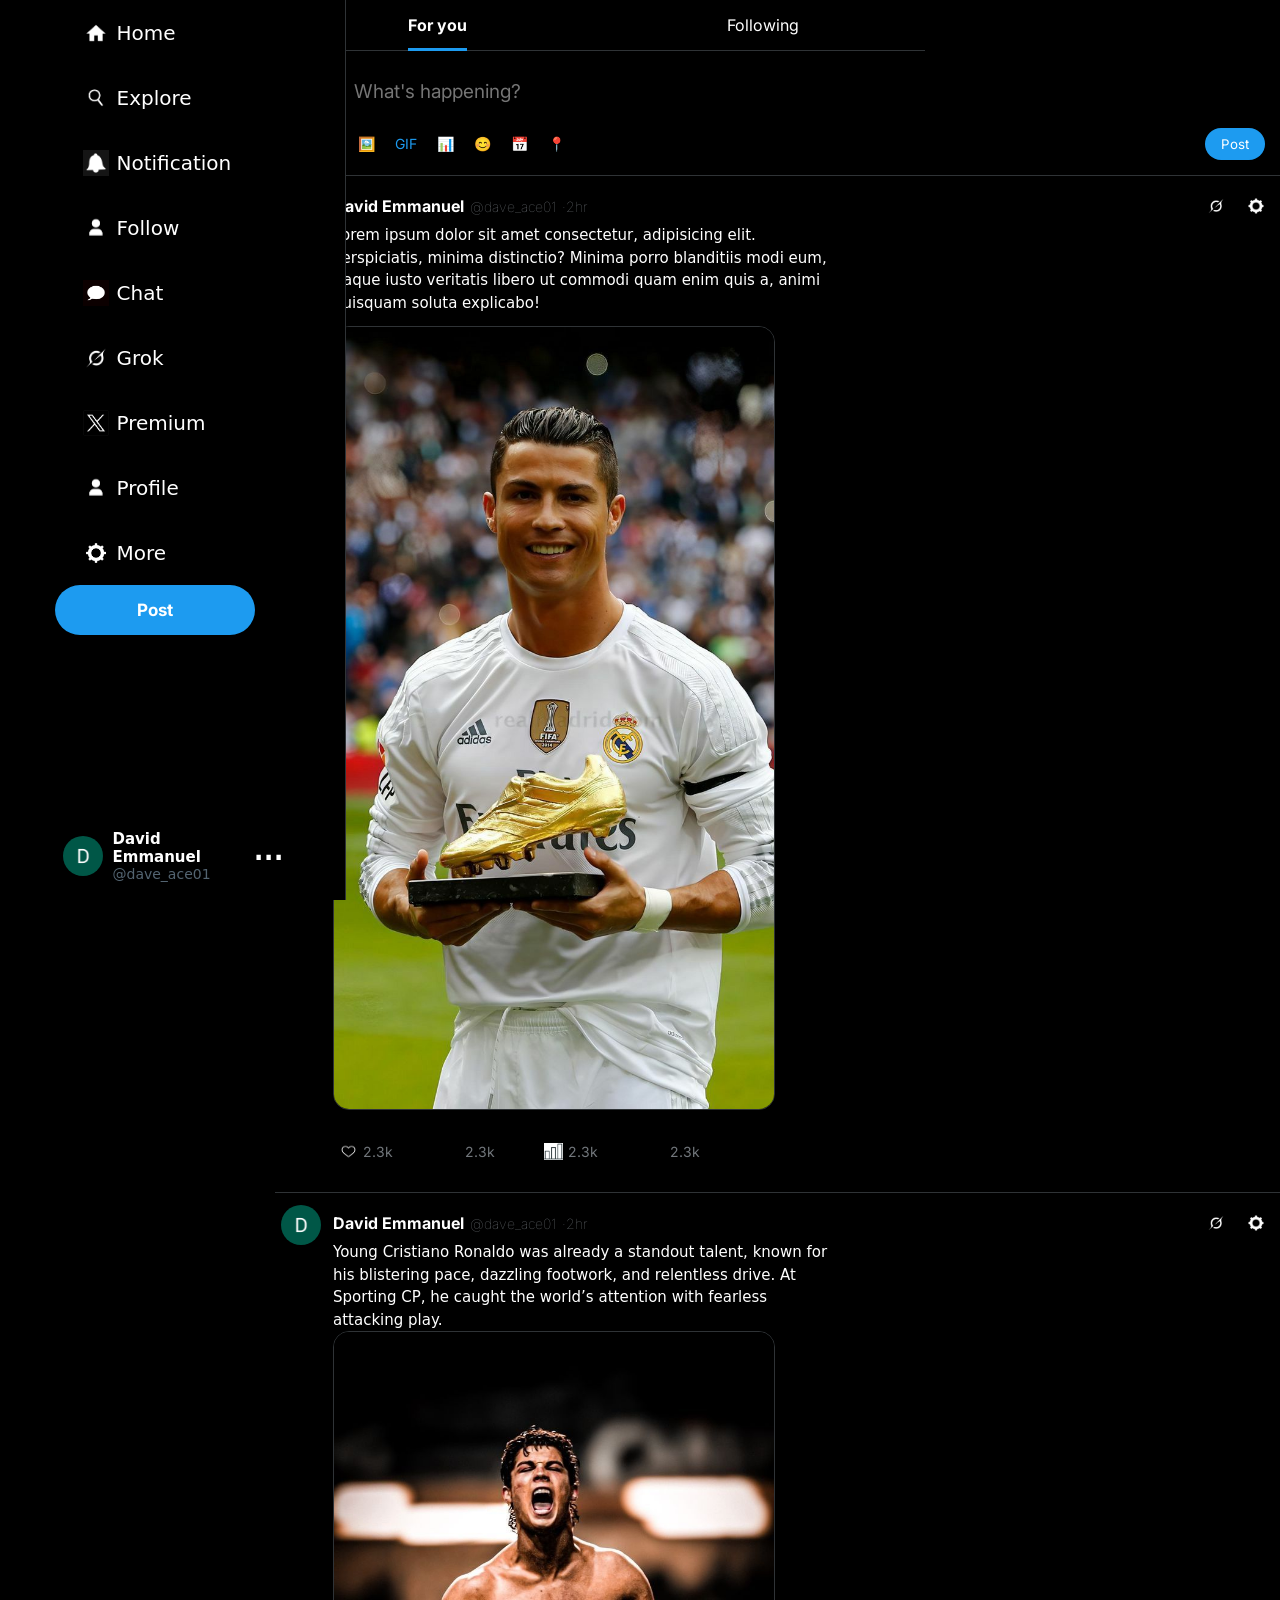
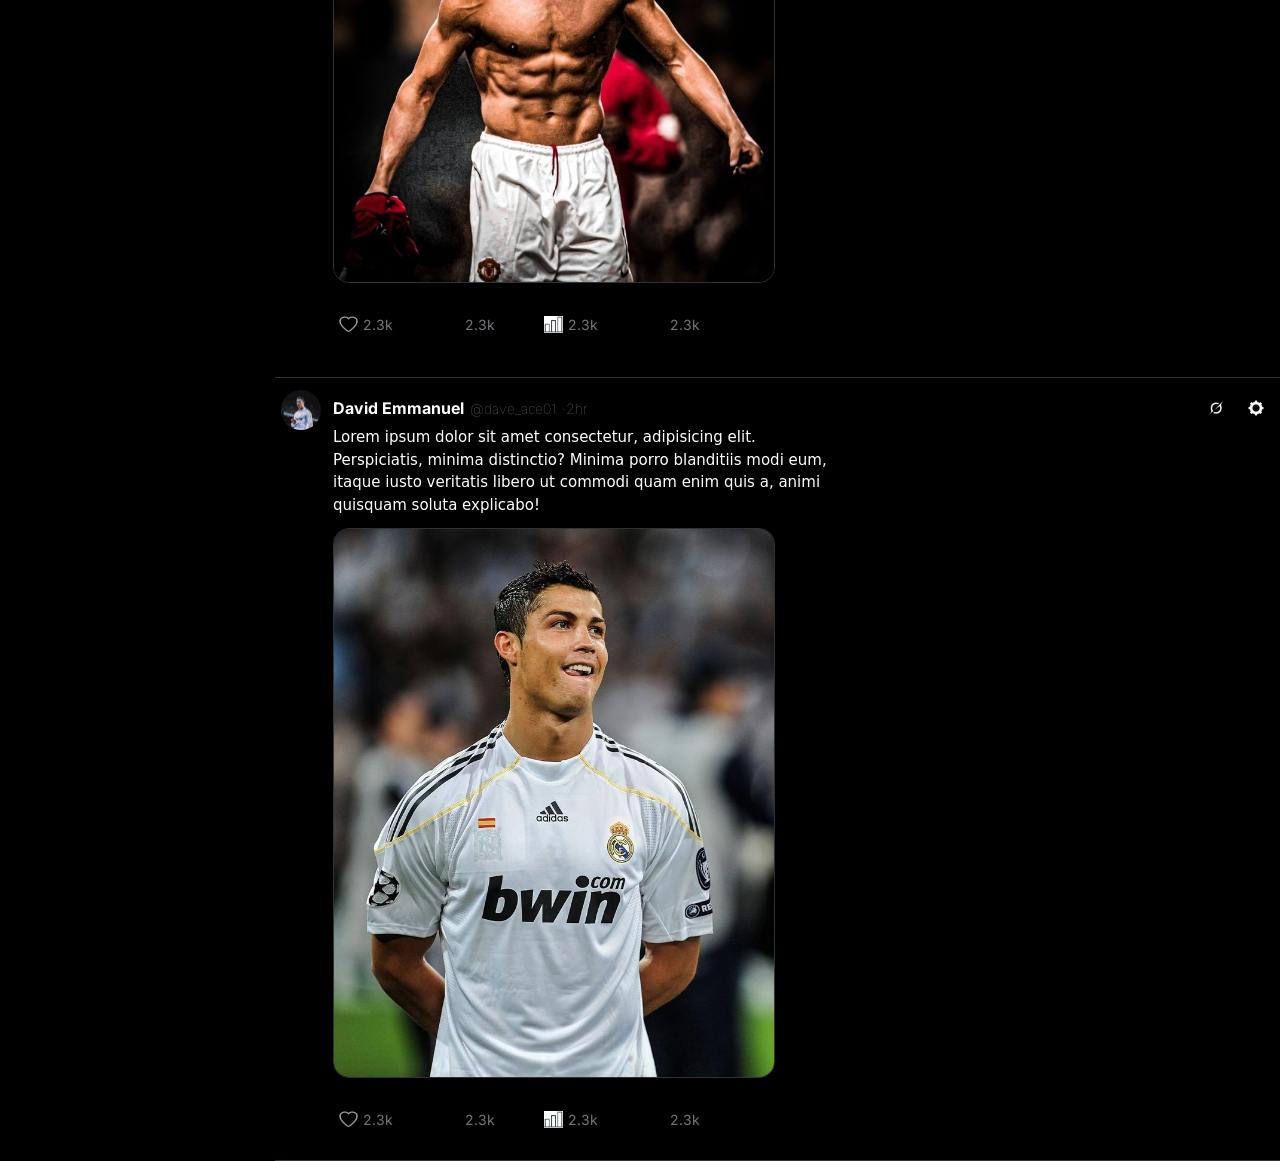
<file: index.html>
<html lang="en">
<head>
  <meta charset="UTF-8">
  <meta name="viewport" content="width=device-width, initial-scale=1.0">
  <title>Twitter Web Page</title>
  <link rel="stylesheet" href="twittstyle.css">
  <link rel="stylesheet" href="sidebar.css">
  <link rel="stylesheet" href="searchbar.css">
  <link rel="preconnect" href="https://fonts.googleapis.com">
  <link rel="preconnect" href="https://fonts.gstatic.com" crossorigin>
  <link href="https://fonts.googleapis.com/css2?family=Inter:ital,opsz,wght@0,14..32,100..900;1,14..32,100..900&display=swap" rel="stylesheet">
  <link rel="icon" href="x images/christiano.jpg">
</head>
<body>
<!-- <div class="layout"> -->

    <div class="sidebar">

      <div class="sidebar-nav">
        <div class="nav-inner">
          <img src="x images/homes.jpg" alt="" class="home">
          <div>Home</div>
        </div>
      </div>

      <div class="sidebar-nav">
        <div class="nav-inner">
          <img src="x images/search-new.jpg" alt="">
          <div>Explore</div>
        </div>
      </div>

      <div class="sidebar-nav">
        <div class="nav-inner"> 
          <img src="x images/bell.jpg" alt="" class="not">
          <div>Notification</div>
        </div>
      </div>

      <div class="sidebar-nav">
        <div class="nav-inner">
          <img src="x images/user1.jpg" alt="">
          <div>Follow</div>
        </div>
      </div>

      <div class="sidebar-nav">
        <div class="nav-inner">
          <img src="x images/dm.jpg" alt="">
          <div>Chat</div>
        </div>
      </div>

      <div class="sidebar-nav">
        <div class="nav-inner">
          <img src="x images/grok.png" alt="">
          <div>Grok</div>
        </div>
      </div>

      <div class="sidebar-nav">
        <div class="nav-inner">
          <img src="x images/x logo.png" alt="">
          <div>Premium</div>
        </div>
      </div>

      <div class="sidebar-nav">
        <div class="nav-inner">
          <img src="x images/user1.jpg" alt="">
          <div>Profile</div>
        </div>
      </div>

      <div class="sidebar-nav">
        <div class="nav-inner">
          <img src="x images/more.png" alt="">
          <div>More</div>
        </div>
      </div>

      <div class="div-button">
        <button class="post">Post</button>
      </div>


      <div class="account-grid">
          <div class="pfp">
            <img src="x images/pfp.jpg" alt="">
          </div>
          <div class=" account-name" >
            <p>David Emmanuel</p>
            <p>@dave_ace01</p>
          </div>
          <div>
            <span style="color: white; font-weight: bold;
             font-size: 30px;">&#8943;
            </span>

          </div>
     </div>

    </div>

    <div class="feed">
    <div class="feed-header">
      <div class="feed-tabs">
        <div class="feed-tab-main"><span>For you</span></div>
        <div class="feed-tab">Following</div>
      </div>
    </div>
   


      <div class="post-2">

        <div class="post-pfp">
          <img src="x images/pfp.jpg" alt="">
        </div>

        <div class="post-right">

          <div class="what">
            <input type="text" placeholder="What's happening?">
          </div>

          <div class="media">
            <div class="media-icons">
              <button class="icon-btn">🖼️</button>
              <button class="icon-btn">GIF</button>
              <button class="icon-btn">📊</button>
              <button class="icon-btn">😊</button>
              <button class="icon-btn">📅</button>
              <button class="icon-btn">📍</button>
            </div>

            <button class="post-btn">Post</button>
          </div>
        </div>

      </div>

  <div class="post-div">
    <div class="left-div">
        <img src="x images/content-img.jpg" alt="" class="user-pfp">
    </div>

    <div class="right-div">

        <div class="post-header">
          <div class="post-header-left">
            <span class="post-name">David Emmanuel</span>
            <span class="post-handle">@dave_ace01</span>
            <span class="post-time">&middot;2hr</span>
          </div>
          <div class="post-header-right">
            <button class="icon-btn">
              <img src="x images/grok.png" alt="">
            </button>
            <button class="icon-btn">
              <img src="x images/more.png" alt="">
            </button>
          </div>
        </div>

        <div class="content-text">
          Lorem ipsum dolor sit amet consectetur, adipisicing elit. Perspiciatis, minima distinctio? Minima porro blanditiis modi eum, itaque iusto veritatis libero ut commodi quam enim quis a, animi quisquam soluta explicabo!
        </div>

        <div class="post-image">
          <img src="x images/new pfp.jpg" alt="">
        </div>
        
        <div class="post-action">
            <div class="action">
              <img src="x images/like-1.jpg" alt="">
              <span class="action-text">2.3k</span>
            </div>

             <div class="action">
              <img src="x images/repeat.png" alt="">
              <span class="action-text">2.3k</span>
            </div>

             <div class="action">
              <img src="x images/chat.webp" alt="">
              <span class="action-text">2.3k</span>
            </div>

             <div class="action">
              <img src="x images/bookmark-white.png" alt="">
              <span class="action-text">2.3k</span>
            </div>
            <div class="share">
             <div class="action">
              <img src="x images/export.png" alt="">
            </div>

            <div class="action">
              <img src="x images/export.png" alt="">
            </div>
            </div>
          </div>
          
        </div>
      </div>




   <div class="post-div">
            <div class="left-div">
                <img src="x images/pfp.jpg" alt="" class="user-pfp">
     </div>

    <div class="right-div">

        <div class="post-header">
          <div class="post-header-left">
            <span class="post-name">David Emmanuel</span>
            <span class="post-handle">@dave_ace01</span>
            <span class="post-time">&middot;2hr</span>
          </div>
          <div class="post-header-right">
            <button class="icon-btn">
              <img src="x images/grok.png" alt="">
            </button>
            <button class="icon-btn">
              <img src="x images/more.png" alt="">
            </button>
          </div>
        </div>

        <div class="content-text">
          Young Cristiano Ronaldo was already a standout talent, 
          known for his blistering pace, dazzling footwork, and relentless drive. 
          At Sporting CP, he caught the world’s attention with fearless attacking play.
        <div class="post-image">
          <img src="x images/christiano.jpg" alt="">
        </div>
        
        <div class="post-action">
            <div class="action">
              <img src="x images/heart.png" alt="">
              <span class="action-text">2.3k</span>
            </div>

             <div class="action">
              <img src="x images/repeat.png" alt="">
              <span class="action-text">2.3k</span>
            </div>

             <div class="action">
              <img src="x images/chat.webp" alt="">
              <span class="action-text">2.3k</span>
            </div>

             <div class="action">
              <img src="x images/bookmark-white.png" alt="">
              <span class="action-text">2.3k</span>
            </div>
            <div class="share">
             <div class="action">
              <img src="x images/export.png" alt="">
            </div>

            <div class="action">
              <img src="x images/export.png" alt="">
            </div>
            </div>
          </div>
        </div>
       </div>
  </div>


   <div class="post-div">
    <div class="left-div">
        <img src="x images/the goat.jpg" alt="" class="user-pfp">
    </div>

    <div class="right-div">

        <div class="post-header">
          <div class="post-header-left">
            <span class="post-name">David Emmanuel</span>
            <span class="post-handle">@dave_ace01</span>
            <span class="post-time">&middot;2hr</span>
          </div>
          <div class="post-header-right">
            <button class="icon-btn">
              <img src="x images/grok.png" alt="">
            </button>
            <button class="icon-btn">
              <img src="x images/more.png" alt="">
            </button>
          </div>
        </div>

        <div class="content-text">
          Lorem ipsum dolor sit amet consectetur, adipisicing elit. Perspiciatis, minima distinctio? Minima porro blanditiis modi eum, itaque iusto veritatis libero ut commodi quam enim quis a, animi quisquam soluta explicabo!
        </div>

        <div class="post-image">
          <img src="x images/suui.jpg" alt="">
        </div>
        
        <div class="post-action">
            <div class="action">
              <img src="x images/heart.png" alt="">
              <span class="action-text">2.3k</span>
            </div>

             <div class="action">
              <img src="x images/repeat.png" alt="">
              <span class="action-text">2.3k</span>
            </div>

             <div class="action">
              <img src="x images/chat.webp" alt="">
              <span class="action-text">2.3k</span>
            </div>

             <div class="action">
              <img src="x images/bookmark-white.png" alt="">
              <span class="action-text">2.3k</span>
            </div>
            <div class="share">
             <div class="action">
              <img src="x images/export.png" alt="">
            </div>

            <div class="action">
              <img src="x images/export.png" alt="">
            </div>
            </div>
          </div>
          
        </div>
      </div>

 </div>

  <div class="right-bar">
   
    <div class="search-bar">
      <img src="x images/search.png" alt="">
      <input type="text" placeholder="Search">
    </div>

    <div class="sub">
      <div class="sub-head">
        <span>Subscribe to Premium</span>
        <span class="discount">50% off </span>
      </div>

      <span class="sub-desc">
        Get rid of ads, 
        see your analytics, boost your replies and unlock 20+ features.
      </span>

      <button class="sub-btn">
        Subscribe
      </button>

    </div>
  </div>
</div>

 <nav class="bottom-nav">
    <div class="bottom-nav-item"><img src="x images/homes.jpg" alt="Home"></div>
    <div class="bottom-nav-item"><img src="x images/search-new.jpg" alt="Explore"></div>
    <div class="bottom-nav-item"><img src="x images/bell.jpg" alt="Notifications"></div>
    <div class="bottom-nav-item"><img src="x images/dm.jpg" alt="Chat"></div>
    <div class="bottom-nav-item"><img src="x images/user1.jpg" alt="Profile"></div>
  </nav>
</body>
</html>
</file>
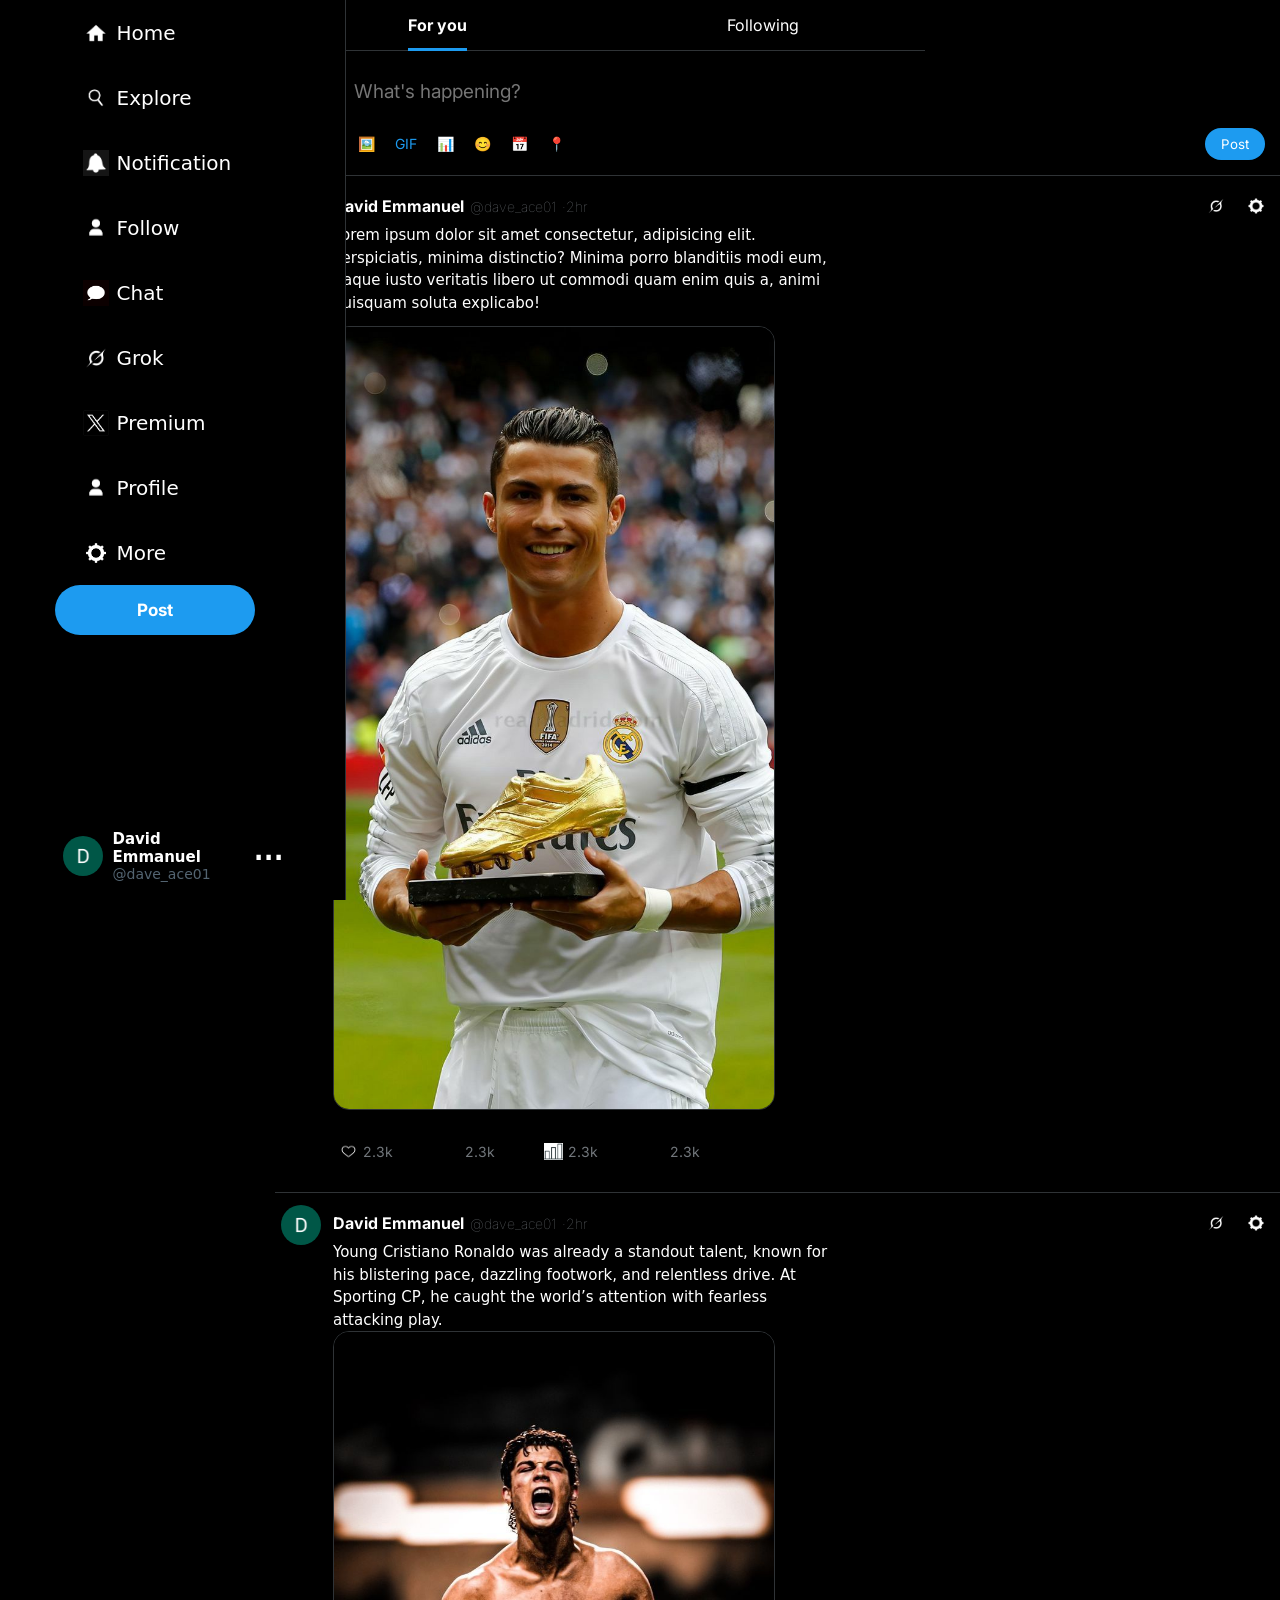
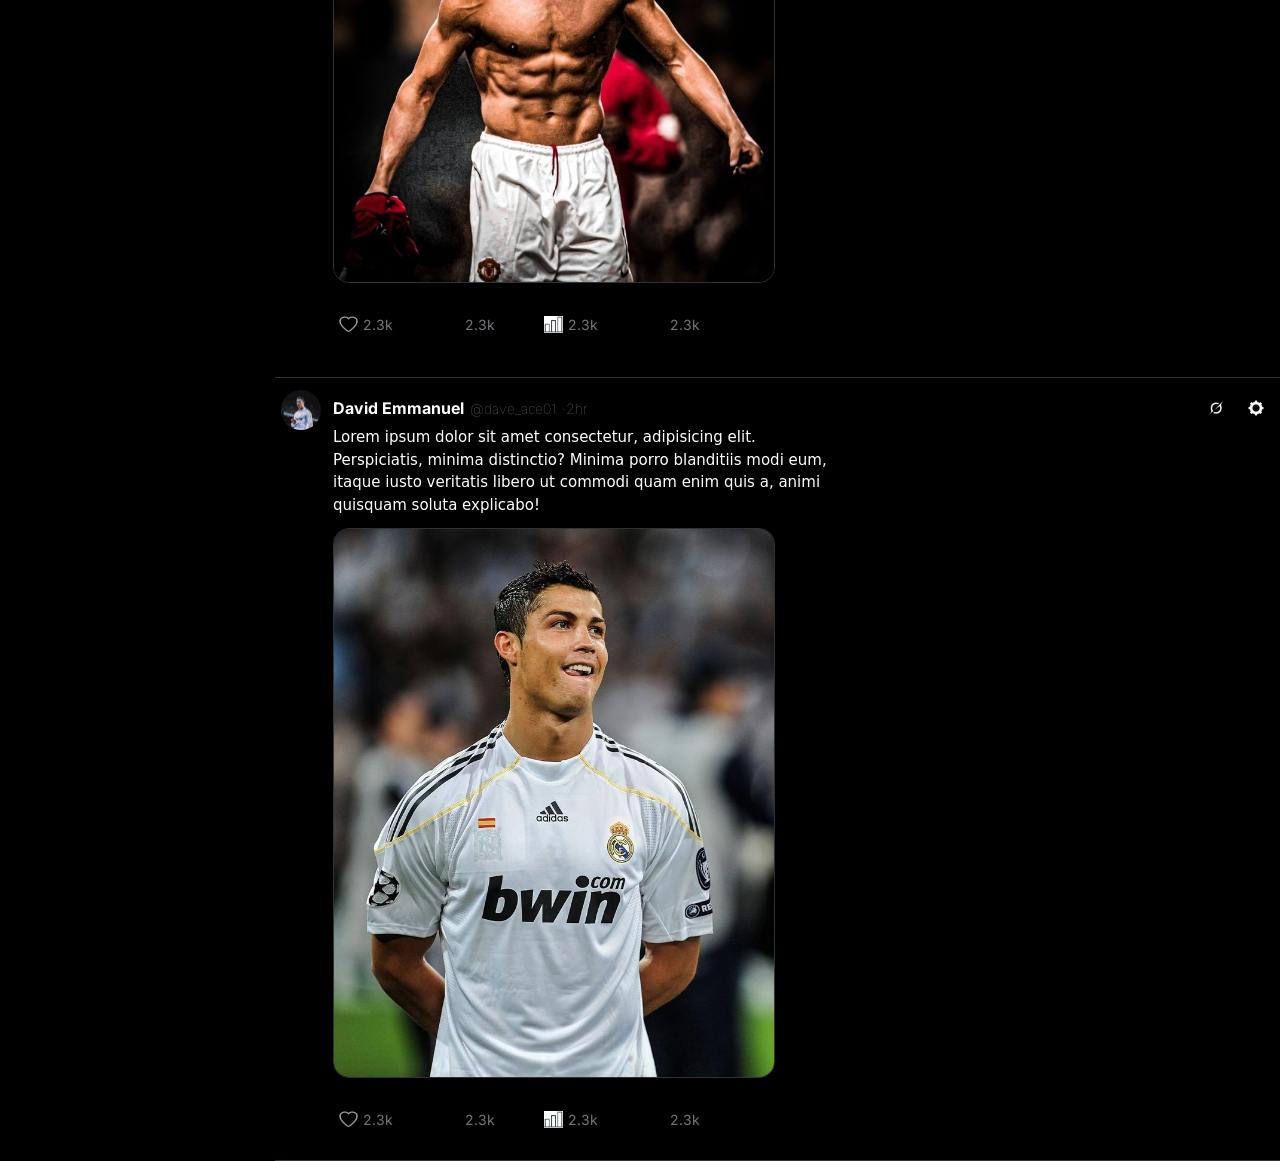
<file: twitter.html>
<html lang="en">
<head>
  <meta charset="UTF-8">
  <meta name="viewport" content="width=device-width, initial-scale=1.0">
  <title>Twitter Web Page</title>
  <link rel="stylesheet" href="twittstyle.css">
  <link rel="stylesheet" href="sidebar.css">
  <link rel="stylesheet" href="searchbar.css">
</head>
<body>
<div class="layout">

    <div class="sidebar">

      <div class="sidebar-nav">
        <div class="nav-inner">
          <img src="x images/homes.jpg" alt="" class="home">
          <div>Home</div>
        </div>
      </div>

      <div class="sidebar-nav">
        <div class="nav-inner">
          <img src="x images/search-new.jpg" alt="">
          <div>Explore</div>
        </div>
      </div>

      <div class="sidebar-nav">
        <div class="nav-inner"> 
          <img src="x images/bell.jpg" alt="" class="not">
          <div>Notification</div>
        </div>
      </div>

      <div class="sidebar-nav">
        <div class="nav-inner">
          <img src="x images/user1.jpg" alt="">
          <div>Follow</div>
        </div>
      </div>

      <div class="sidebar-nav">
        <div class="nav-inner">
          <img src="x images/dm.jpg" alt="">
          <div>Chat</div>
        </div>
      </div>

      <div class="sidebar-nav">
        <div class="nav-inner">
          <img src="x images/grok.png" alt="">
          <div>Grok</div>
        </div>
      </div>

      <div class="sidebar-nav">
        <div class="nav-inner">
          <img src="x images/x logo.png" alt="">
          <div>Premium</div>
        </div>
      </div>

      <div class="sidebar-nav">
        <div class="nav-inner">
          <img src="x images/user1.jpg" alt="">
          <div>Profile</div>
        </div>
      </div>

      <div class="sidebar-nav">
        <div class="nav-inner">
          <img src="x images/more.png" alt="">
          <div>More</div>
        </div>
      </div>

      <div class="div-button">
        <button class="post">Post</button>
      </div>


      <div class="account-grid">
          <div class="pfp">
            <img src="x images/pfp.jpg" alt="">
          </div>
          <div class=" account-name" >
            <p>David Emmanuel</p>
            <p>@dave_ace01</p>
          </div>
          <div>
            <span style="color: white; font-weight: bold;
             font-size: 30px;">&#8943;
            </span>

          </div>
     </div>

    </div>

    <div class="feed">
    <div class="feed-header">
      <div class="feed-tabs">
        <div class="feed-tab-main"><span>For you</span></div>
        <div class="feed-tab">Following</div>
      </div>
    </div>
   


  <div class="post-2">

    <div class="post-pfp">
      <img src="x images/pfp.jpg" alt="">
    </div>

    <div class="post-right">

      <div class="what">
        <input type="text" placeholder="What's happening?">
      </div>

      <div class="media">
        <div class="media-icons">
          <button class="icon-btn">🖼️</button>
          <button class="icon-btn">GIF</button>
          <button class="icon-btn">📊</button>
          <button class="icon-btn">😊</button>
          <button class="icon-btn">📅</button>
          <button class="icon-btn">📍</button>
        </div>

        <button class="post-btn">Post</button>
      </div>
    </div>

  </div>

  <div class="post-div">
    <div class="left-div">
        <img src="x images/content-img.jpg" alt="" class="user-pfp">
    </div>

    <div class="right-div">

        <div class="post-header">
          <div class="post-header-left">
            <span class="post-name">David Emmanuel</span>
            <span class="post-handle">@dave_ace01</span>
            <span class="post-time">&middot;2hr</span>
          </div>
          <div class="post-header-right">
            <button class="icon-btn">
              <img src="x images/grok.png" alt="">
            </button>
            <button class="icon-btn">
              <img src="x images/more.png" alt="">
            </button>
          </div>
        </div>

        <div class="content-text">
          Lorem ipsum dolor sit amet consectetur, adipisicing elit. Perspiciatis, minima distinctio? Minima porro blanditiis modi eum, itaque iusto veritatis libero ut commodi quam enim quis a, animi quisquam soluta explicabo!
        </div>

        <div class="post-image">
          <img src="x images/new pfp.jpg" alt="">
        </div>
        
        <div class="post-action">
            <div class="action">
              <img src="x images/like-1.jpg" alt="">
              <span class="action-text">2.3k</span>
            </div>

             <div class="action">
              <img src="x images/repeat.png" alt="">
              <span class="action-text">2.3k</span>
            </div>

             <div class="action">
              <img src="x images/chat.webp" alt="">
              <span class="action-text">2.3k</span>
            </div>

             <div class="action">
              <img src="x images/bookmark-white.png" alt="">
              <span class="action-text">2.3k</span>
            </div>
            <div class="share">
             <div class="action">
              <img src="x images/export.png" alt="">
            </div>

            <div class="action">
              <img src="x images/export.png" alt="">
            </div>
            </div>
          </div>
          
        </div>
      </div>




   <div class="post-div">
            <div class="left-div">
                <img src="x images/pfp.jpg" alt="" class="user-pfp">
     </div>

    <div class="right-div">

        <div class="post-header">
          <div class="post-header-left">
            <span class="post-name">David Emmanuel</span>
            <span class="post-handle">@dave_ace01</span>
            <span class="post-time">&middot;2hr</span>
          </div>
          <div class="post-header-right">
            <button class="icon-btn">
              <img src="x images/grok.png" alt="">
            </button>
            <button class="icon-btn">
              <img src="x images/more.png" alt="">
            </button>
          </div>
        </div>

        <div class="content-text">
          Young Cristiano Ronaldo was already a standout talent, 
          known for his blistering pace, dazzling footwork, and relentless drive. 
          At Sporting CP, he caught the world’s attention with fearless attacking play.
        <div class="post-image">
          <img src="x images/christiano.jpg" alt="">
        </div>
        
        <div class="post-action">
            <div class="action">
              <img src="x images/heart.png" alt="">
              <span class="action-text">2.3k</span>
            </div>

             <div class="action">
              <img src="x images/repeat.png" alt="">
              <span class="action-text">2.3k</span>
            </div>

             <div class="action">
              <img src="x images/chat.webp" alt="">
              <span class="action-text">2.3k</span>
            </div>

             <div class="action">
              <img src="x images/bookmark-white.png" alt="">
              <span class="action-text">2.3k</span>
            </div>
            <div class="share">
             <div class="action">
              <img src="x images/export.png" alt="">
            </div>

            <div class="action">
              <img src="x images/export.png" alt="">
            </div>
            </div>
          </div>
        </div>
       </div>
  </div>


   <div class="post-div">
    <div class="left-div">
        <img src="x images/the goat.jpg" alt="" class="user-pfp">
    </div>

    <div class="right-div">

        <div class="post-header">
          <div class="post-header-left">
            <span class="post-name">David Emmanuel</span>
            <span class="post-handle">@dave_ace01</span>
            <span class="post-time">&middot;2hr</span>
          </div>
          <div class="post-header-right">
            <button class="icon-btn">
              <img src="x images/grok.png" alt="">
            </button>
            <button class="icon-btn">
              <img src="x images/more.png" alt="">
            </button>
          </div>
        </div>

        <div class="content-text">
          Lorem ipsum dolor sit amet consectetur, adipisicing elit. Perspiciatis, minima distinctio? Minima porro blanditiis modi eum, itaque iusto veritatis libero ut commodi quam enim quis a, animi quisquam soluta explicabo!
        </div>

        <div class="post-image">
          <img src="x images/suui.jpg" alt="">
        </div>
        
        <div class="post-action">
            <div class="action">
              <img src="x images/heart.png" alt="">
              <span class="action-text">2.3k</span>
            </div>

             <div class="action">
              <img src="x images/repeat.png" alt="">
              <span class="action-text">2.3k</span>
            </div>

             <div class="action">
              <img src="x images/chat.webp" alt="">
              <span class="action-text">2.3k</span>
            </div>

             <div class="action">
              <img src="x images/bookmark-white.png" alt="">
              <span class="action-text">2.3k</span>
            </div>
            <div class="share">
             <div class="action">
              <img src="x images/export.png" alt="">
            </div>

            <div class="action">
              <img src="x images/export.png" alt="">
            </div>
            </div>
          </div>
          
        </div>
      </div>

 </div>

  <div class="right-bar">
   
    <div class="search-bar">
      <img src="x images/search.png" alt="">
      <input type="text" placeholder="Search">
    </div>

    <div class="sub">
      <div class="sub-head">
        <span>Subscribe to Premium</span>
        <span class="discount">50% off </span>
      </div>

      <span class="sub-desc">
        Get rid of ads, 
        see your analytics, boost your replies and unlock 20+ features.
      </span>

      <button class="sub-btn">
        Subscribe
      </button>

    </div>
















  </div>
</div>
</body>
</html>
</file>
<file: twittstyle.css>
@import url('https://fonts.googleapis.com/css2?family=Inter:ital,opsz,wght@0,14..32,100..900;1,14..32,100..900&display=swap');

body{
  background-color: black;
  margin: 0;
  padding: 0px;
  display: flex;
  font-family: "Inter", sans-serif;
  font-optical-sizing: auto;
  font-style: normal;

}

.feed{
  color: white; 
  display: flex;
  flex-direction: column;
  margin-left: 345px;
}

.feed-header{
  position: sticky;
  top: 0;
   width: 650px;
  z-index: 10;
  background: rgba(0, 0, 0, 0.8);
  border-bottom: 1px solid #2f3336;
}

.feed-tabs{
  display: flex;
}

.feed-tab,
.feed-tab-main{
  flex: 1;    
  text-align: center;
  cursor: pointer;
  padding-top: 15px;
  padding-bottom: 15px;
  padding-left: 0;
  padding-right: 0;
}

.feed-tab-main span{
  font-weight: bold;
   border-bottom: 3px solid rgb(29, 155, 240); 
   padding-bottom: 13px;
}

.post-2{
  display: flex;
  padding: 15px;
  border-bottom: 1px solid rgb(47, 51, 54);
  transition: background 0.15s;
}

.post-2:hover{
  background: rgba(255,255,255,0.02);
}

.post-pfp img{
  height: 50px;
  border-radius: 40px;
  display: flex; 
}

.post-right {
  display: flex;
  flex-direction: column;
  flex: 1;
  margin-left: 10px;
}

.what{
  border: none;
  margin-left: 4px;
  background-color: black;
  flex: 1;
  display: flex;
  flex-direction: column;
}

.what input{
  border: none;
  font-size: 19px;
  outline: none; 
  background: transparent;
  color: whitesmoke;
  padding: 14px 0;

}

.media{
  display: flex;
  justify-content: space-between;
  align-items: center;
  margin-top: 10px;
}

.icon-btn {
  background: transparent;
  border: none;
  color: rgb(29, 155, 240);
  cursor: pointer;
  border-radius: 50px;
  font-size: 14px;
  padding: 8px;
  transition: background 0.15s;
}

.icon-btn:hover {
  background: rgba(29, 155, 240, 0.1);
}

.post-btn {
  background: rgb(29, 155, 240);
  color: white;
  border: none;
  padding: 8px 16px;
  border-radius: 20px;
  cursor: pointer;
  transition: background 0.15s;
}
.post-btn:hover{
  background-color:rgba(29, 155, 240, 0.8);
}
.post-div{
  display: flex;
  padding: 12px 6px;
  border-bottom: 1px solid #2f3336;
}
.user-pfp{
  width: 40px;
  height: 40px;
  border-radius: 50%;
  object-fit: cover;
}
.left-div{
  margin-right: 12px;
}
.right-div{
  flex: 1;
}
.post-header{
  display: flex;
  gap: 5px;
  justify-content: space-between;
  align-items: center;
}
.post-header-left {
  display: flex;
  align-items: center;
  gap: 6px;
}
.post-name{
  font-weight: bold;
  font-size: 16px;
  color: white;
}
.post-handle,
.post-time{
  font-weight: lighter;
  font-size: 14px;
   color: rgb(113, 118, 123);
}
.post-header-right button{
  font-size: 14px;
}
.icon-btn img{
  width: 20px;
  height: 20px;
}
.content-text{
  color: white;
  font-size: 15px;
  line-height: 1.5;
  margin-bottom: 12px;
  max-width: 500px;
  font-family: system-ui, -apple-system, sans-serif;
}
.post-image img{
   /* width: 100%; */
  border-radius: 16px;
  border: 1px solid #2f3336;
  margin-bottom: 12px;
   width: 440px;
}
.post-action {
  display: flex;
  justify-content: space-between;
  align-items: center;
  max-width: 440px;
}
.action {
  display: flex;
  align-items: center;
  gap: 5px;
  cursor: pointer;
  padding: 6px;
  border-radius: 50px;
  transition: color 0.2s, background-color 0.2s;
}
.action:hover {
  background-color: rgba(29, 155, 240, 0.1);
}
.action img {
  width: 19px;
  height: 17px;
}
.action-text {
  color: rgb(113, 118, 123);
  font-size: 14px;
}
.action:hover .action-text {
  color: rgb(29, 155, 240);
}
</file>
<file: sidebar.css>
.sidebar{
  position: fixed;
  top: 0;
  left: 0;
  bottom: 0;
  background-color: black;
  color: white;
  width: 345px;
  padding-bottom: 100px;
  border-right: 1px solid rgb(47, 51, 54);
  z-index: 300;
} 

.sidebar img{
   height: 26px; 
   width: 26px;
}

.sidebar-nav{
  height: 65px;
  display: flex;
  justify-content: center;
  align-items: center;
  cursor: pointer;
}

.nav-inner{
  display: flex;
  align-items: center;
  padding: 10px 20px;
  border-radius: 45px;
  width: 180px;
  transition: background-color 0.15s;
}

.nav-inner:hover{
  background-color: rgb(181, 181, 181);
}

.nav-inner img{
  height: 26px;
  width: 26px;
  min-width: 26px;
}


.nav-inner div{
  margin-left: 8px;
  font-weight: 500;
  font-size: 20px;
  width: 120px;
  font-family: system-ui, -apple-system, BlinkMacSystemFont, 'Segoe UI', Roboto, Oxygen, Ubuntu, Cantarell, 'Open Sans', 'Helvetica Neue', sans-serif;
}
.div-button{
  /* background-color: black; */
  position: absolute;
  display: flex;
  left: 55px;
  
}
.div-button button{
  background-color: #1d9bf0;
  color: white;
  border: none;
  border-radius: 50px;
  width: 200px;
  height: 50px;
  font-size: 17px;
  font-weight: 700;
  cursor: pointer;
  transition: background-color 0.5s;
  margin-bottom: 10px;
}
.post:hover{
   background-color: #2ba2f1;
}
.account-grid {
  position: absolute;
  left: 50%;
  transform: translateX(-50%);
  display: flex;
  align-items: center;
  gap: 10px;
  padding: 10px 12px;
  border-radius: 50px;
  cursor: pointer;
  width: 220px;
  transition: background-color 0.15s;
  bottom: 8px;

}

.account-grid:hover {
  background-color:rgba(34, 34, 34, 0.69);
}

.pfp img {
  height: 40px;
  width: 40px;
  border-radius: 50%;
  object-fit: cover;
}

.account-name p {
  margin: 0;
  font-family: system-ui, -apple-system, BlinkMacSystemFont, 'Segoe UI', Roboto, sans-serif;
}

.account-name p:first-child {
  font-weight: 700;
  font-size: 15px;
}

.account-name p:last-child {
  font-size: 14px;
  color: rgb(83, 100, 113);
}
</file>
<file: searchbar.css>
.right-bar {
  position: fixed;
  right: 0;
  top: 0;
  left: 995px;
  height: 100vh;
  overflow-y: auto;
  padding-top: 7px;
  padding-left: 15px; 
  padding-right: 140px; 
  box-sizing: border-box;
  flex: 1; 
  border-left: 1px solid #2f3336;  
}
.search-bar {
  display: flex;
  align-items: center;
  background-color: black;
  border-radius: 50px;
  padding: 10px 16px;
  gap: 10px;
  margin-bottom: 16px;
  margin-top: 0px; 
  border: 1px solid  #2f3336;
  transition: border 0.2s;
}
.search-bar img {
  width: 18px;
  height: 18px;
  opacity: 0.5;
}
.search-bar:focus-within {
  border: 1px solid rgb(29, 155, 240);
  background-color: black;
}
.search-bar input {
  background: transparent;
  border: none;
  outline: none;
  color: white;
  font-size: 15px;
  width: 100%;
}
.sub {
  color: white;
  border: 1px solid #2f3336;
  border-radius: 16px;
  padding: 16px;
  display: flex;
  flex-direction: column;
  gap: 12px;
  margin-bottom: 16px;
}
.discount {
  background-color: #00ba7c;
  color:white;
  font-size: 17px;
  font-weight: 700;
  padding: 5px 8px;
  border-radius: 50px;
}
.sub-head {
  display: flex;
  align-items: center;
  gap: 8px;
  flex-wrap: wrap;
}
* {
  font-family: 'Inter', sans-serif;
}
.sub-head span:first-child {
  font-weight: 700;
  font-size: 20px;
  color: white;
}
.sub-desc {
  color: rgb(113, 118, 123);
  font-size: 15px;
  line-height: 1.5;
}
.sub-btn{
  background-color: #1d9bf0;
  color: white;
  border: none;
  border-radius: 50px;
  width: 100px;
  height: 40px;
  font-size: 17px;
  font-weight: 700;
  cursor: pointer;
  transition: background-color 0.5s;
  margin-bottom: 10px;
}
.sub-btn:hover{
   background-color: #51baff;
}
.sub{
  min-width:100px;
}


/* ─── TABLET (max 1280px): hide right bar ─── */
    @media (max-width: 1280px) {
      .right-bar { display: none; }
      .feed {
        margin-left: 275px;
        width: calc(100vw - 275px);
      }
    }
 
    /* ─── SMALL TABLET (max 768px): collapse sidebar to icons only ─── */
    @media (max-width: 768px) {
      .sidebar {
        width: 72px;
        padding-bottom: 80px;
      }
 
      .nav-inner {
        width: auto;
        justify-content: center;
        padding: 10px;
      }
 
      /* hide text labels */
      .nav-inner div { display: none; }
 
      /* hide Post button text, show icon-only circle */
      .div-button {
        left: 50%;
        transform: translateX(-50%);
      }
 
      .div-button button {
        width: 46px;
        height: 46px;
        font-size: 22px;
        border-radius: 50%;
        /* show + sign instead of text */
        color: transparent;
        position: relative;
        overflow: hidden;
      }
 
      .div-button button::after {
        content: '+';
        position: absolute;
        top: 50%;
        left: 50%;
        transform: translate(-50%, -50%);
        color: white;
        font-size: 26px;
        font-weight: 300;
      }
 
      /* hide account name, show just avatar */
      .account-grid {
        width: auto;
        padding: 8px;
        justify-content: center;
        left: 50%;
        transform: translateX(-50%);
      }
 
      .account-name,
      .account-grid > div:last-child { display: none; }
 
      /* feed takes remaining width */
      .feed {
        margin-left: 72px;
        width: calc(100vw - 72px);
      }
 
      .feed-header { width: 100%; }
 
      .post-image img { width: 100%; }
    }
 
    /* ─── MOBILE (max 500px): full-width feed, bottom nav ─── */
    @media (max-width: 500px) {
      /* hide sidebar entirely */
      .sidebar { display: none; }
 
      /* feed fills full screen */
      .feed {
        margin-left: 0;
        width: 100vw;
        padding-bottom: 70px; /* space for bottom nav */
      }
 
      .feed-header { width: 100%; }
 
      /* post composer tighter */
      .what input { font-size: 16px; }
 
      .post-name { font-size: 14px; }
      .post-handle, .post-time { font-size: 12px; }
      .content-text { font-size: 14px; }
      .action-text { font-size: 12px; }
 
      /* hide action text on very small screens */
      .action-text { display: none; }
 
      /* ─── BOTTOM NAV BAR (mobile only) ─── */
      .bottom-nav {
        display: flex;
        position: fixed;
        bottom: 0;
        left: 0;
        right: 0;
        height: 60px;
        background: black;
        border-top: 1px solid #2f3336;
        z-index: 400;
        justify-content: space-around;
        align-items: center;
        padding: 0 10px;
      }
 
      .bottom-nav-item {
        display: flex;
        align-items: center;
        justify-content: center;
        padding: 10px;
        cursor: pointer;
        border-radius: 50%;
        transition: background 0.15s;
      }
 
      .bottom-nav-item:hover { background: rgba(255,255,255,0.1); }
 
      .bottom-nav-item img {
        width: 24px;
        height: 24px;
        filter: invert(1);
      }
 
      /* post composer media icons — smaller on mobile */
      .media-icons .icon-btn { padding: 5px; font-size: 12px; }
      .post-btn { padding: 7px 12px; font-size: 13px; }
    }
 
    /* show bottom nav only on mobile */
    .bottom-nav { display: none; }
 
    @media (max-width: 500px) {
      .bottom-nav { display: flex; }
    }
</file>
